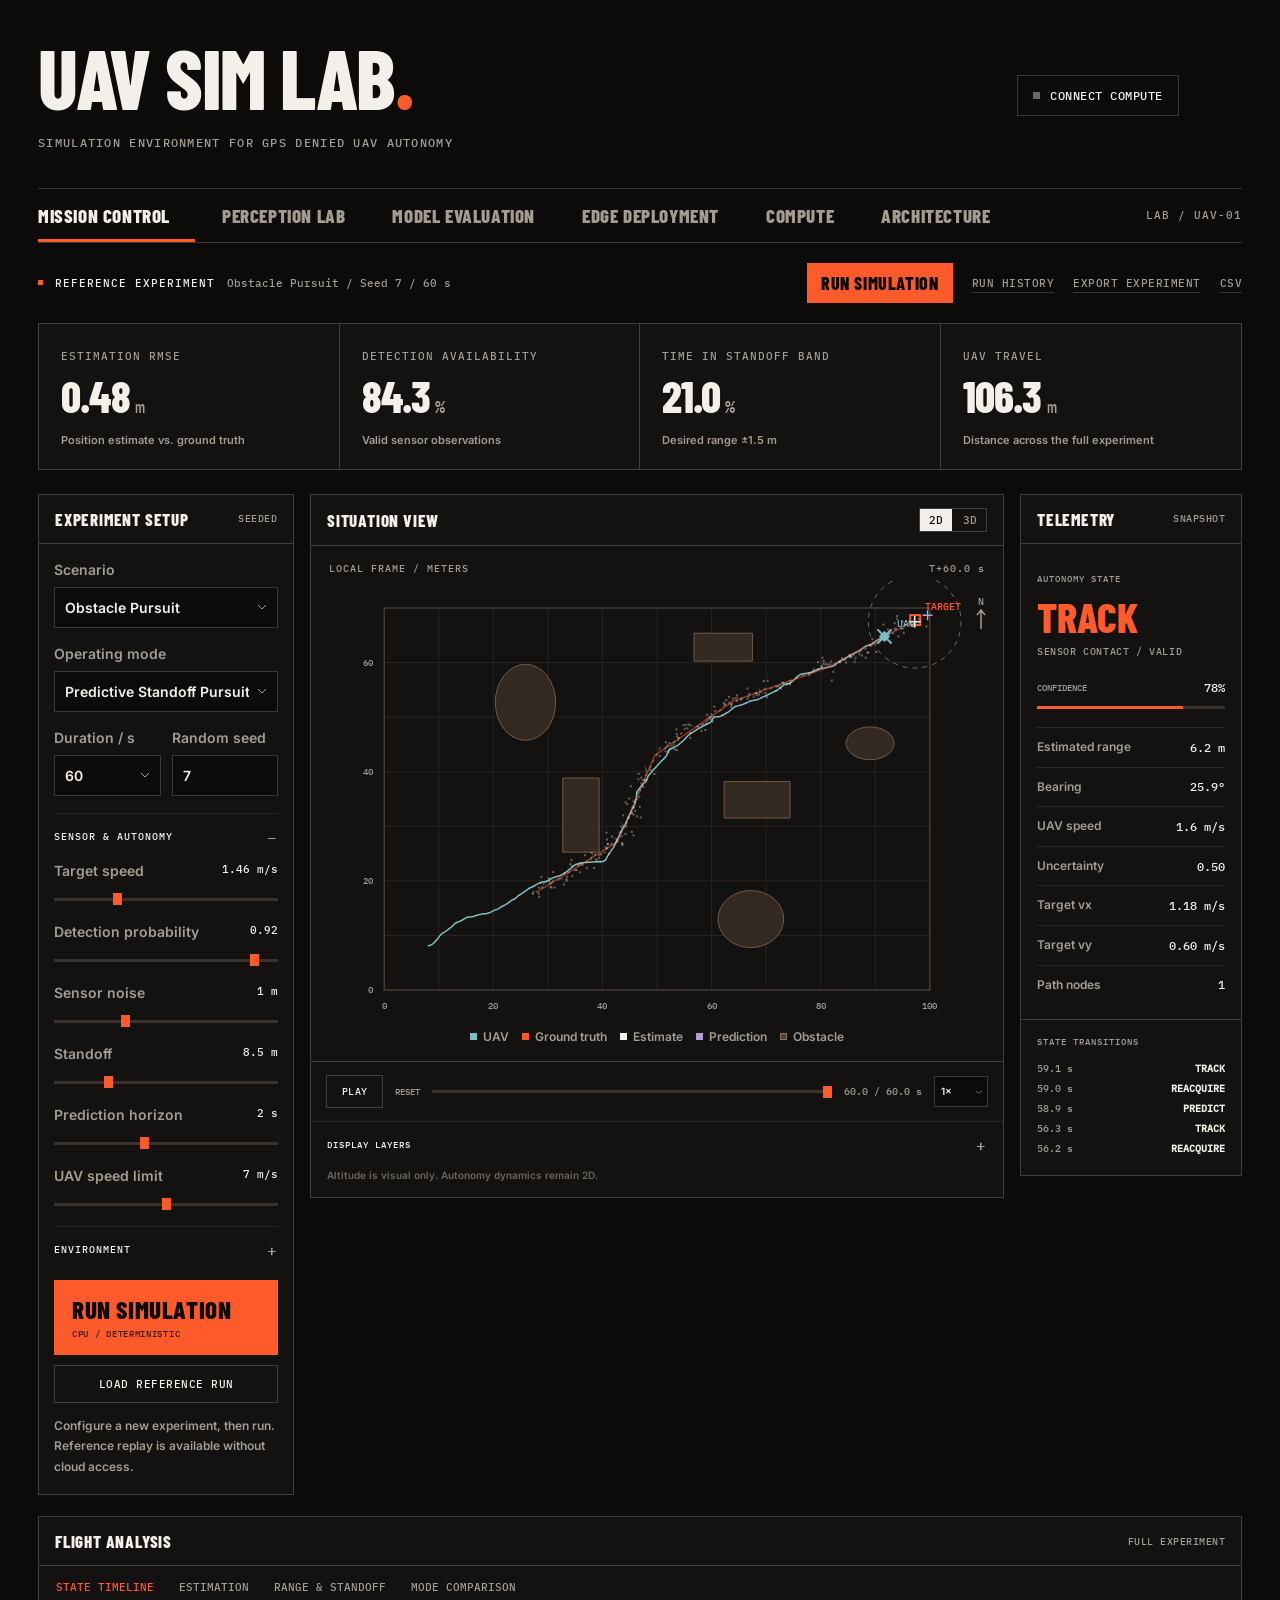
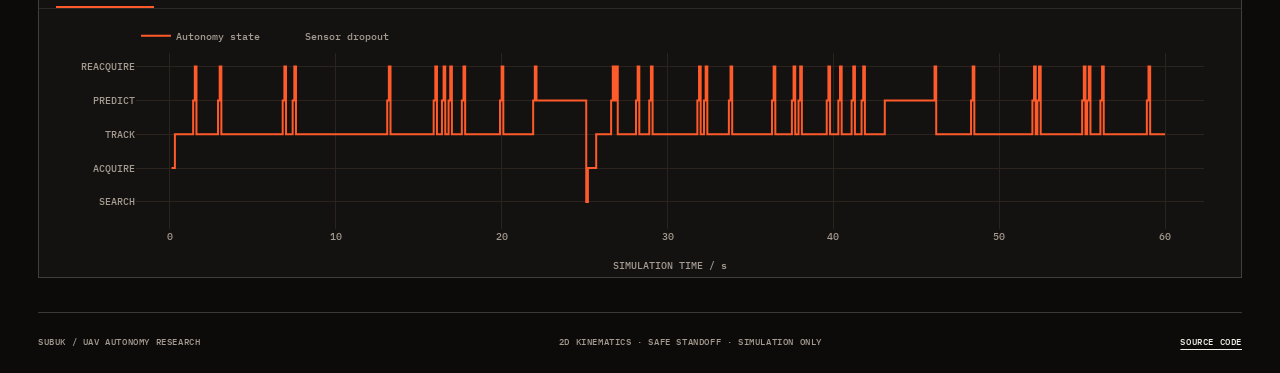
<file: site/uav-sim-lab/index.html>
<!doctype html>
<html lang="en">
<head>
  <meta charset="utf-8">
  <meta name="viewport" content="width=device-width,initial-scale=1">
  <meta name="theme-color" content="#0d0b09">
  <meta name="description" content="GPS-denied UAV autonomy research. Configure reproducible simulations, inspect state estimation, and run on-demand GPU perception.">
  <title>UAV Sim Lab / Subuk</title>
  <link rel="stylesheet" href="./styles.css?v=20261125g">
  <script src="./config.js"></script>
  <script src="./vendor/plotly.min.js" defer></script>
  <script type="module" src="./app.js?v=20261125f"></script>
</head>
<body>
  <a class="skip-link" href="#workspace">Skip to workspace</a>
  <div class="site-wrap">
    <section class="intro" aria-label="Laboratory introduction">
      <div><h1>UAV SIM LAB<span>.</span></h1><p class="intro-subtitle">SIMULATION ENVIRONMENT FOR GPS DENIED UAV AUTONOMY</p></div>
      <div class="compute-slot" aria-live="polite">
        <section class="hardware-stamp" id="compute-source" aria-label="Connected perception compute" hidden>
          <span>PERCEPTION COMPUTE</span><strong id="compute-gpu"></strong><span id="compute-vram"></span>
          <button class="source-disconnect" id="header-disconnect-button" type="button" aria-label="Disconnect compute" title="Disconnect compute"><svg viewBox="0 0 16 16" aria-hidden="true"><path d="m3 3 10 10M13 3 3 13"/></svg></button>
        </section>
        <button class="connect-button" id="connect-button" type="button"><span class="status-square" aria-hidden="true"></span><span>CONNECT COMPUTE</span></button>
      </div>
    </section>

    <nav class="workspace-nav" aria-label="Lab workspaces">
      <button class="active" data-view="mission" aria-current="page">MISSION CONTROL</button>
      <button data-view="perception">PERCEPTION LAB</button>
      <button data-view="evaluation">MODEL EVALUATION</button>
      <button data-view="edge">EDGE DEPLOYMENT</button>
      <button data-view="deployment">COMPUTE</button>
      <button data-view="architecture">ARCHITECTURE</button>
      <span class="nav-context">LAB / UAV-01</span>
    </nav>

    <main id="workspace">
      <div class="notice" id="notice" role="status" hidden></div>
      <section class="workspace-view" id="view-mission" aria-label="Mission control">
        <div class="experiment-bar"><div><span class="small-square"></span><strong id="run-source">REFERENCE EXPERIMENT</strong><span id="run-summary">Obstacle Pursuit / Seed 7 / 60 s</span></div><div class="bar-actions"><button form="mission-form" type="submit" id="run-top" class="primary launch-button">RUN SIMULATION</button><button id="history-button" class="text-button">RUN HISTORY</button><button id="export-json" class="text-button">EXPORT EXPERIMENT</button><button id="export-csv" class="text-button">CSV</button></div></div>
        <div class="metrics-strip">
          <article><span>ESTIMATION RMSE</span><strong id="metric-error">—</strong><small>Position estimate vs. ground truth</small></article>
          <article><span>DETECTION AVAILABILITY</span><strong id="metric-availability">—</strong><small>Valid sensor observations</small></article>
          <article><span>TIME IN STANDOFF BAND</span><strong id="metric-standoff">—</strong><small>Desired range ±1.5 m</small></article>
          <article><span>UAV TRAVEL</span><strong id="metric-travel">—</strong><small>Distance across the full experiment</small></article>
        </div>

        <div class="mission-grid">
          <aside class="configuration panel">
            <div class="panel-heading"><h2>EXPERIMENT SETUP</h2><span>SEEDED</span></div>
            <form id="mission-form">
              <label>Scenario<select name="scenario"><option>Obstacle Pursuit</option><option>Basic Tracking</option><option>Occlusion Stress Test</option><option>Fast Target</option></select></label>
              <label>Operating mode<select name="mode"><option>Predictive Standoff Pursuit</option><option>GPS-Denied Follow</option></select></label>
              <div class="field-pair"><label>Duration / s<select name="duration"><option>30</option><option selected>60</option><option>90</option><option>120</option></select></label><label>Random seed<input name="seed" type="number" min="0" max="999999" value="7" required></label></div>
              <details open><summary>SENSOR & AUTONOMY</summary>
                <label>Target speed <output>1.46 m/s</output><input name="target_speed" type="range" min="0.5" max="4" step="0.01" value="1.46" data-unit="m/s"></label>
                <label>Detection probability <output>0.92</output><input name="detection_probability" type="range" min="0.1" max="1" step="0.01" value="0.92"></label>
                <label>Sensor noise <output>1.0 m</output><input name="sensor_noise" type="range" min="0.1" max="3" step="0.1" value="1" data-unit="m"></label>
                <label>Standoff <output>8.5 m</output><input name="desired_standoff" type="range" min="5" max="20" step="0.5" value="8.5" data-unit="m"></label>
                <label>Prediction horizon <output>2 s</output><input name="prediction_horizon" type="range" min="0" max="5" step="0.25" value="2" data-unit="s"></label>
                <label>UAV speed limit <output>7 m/s</output><input name="uav_max_speed" type="range" min="2" max="12" step="0.5" value="7" data-unit="m/s"></label>
              </details>
              <details><summary>ENVIRONMENT</summary>
                <div class="field-pair"><label>Width / m<input name="width" type="number" min="60" max="180" value="100"></label><label>Depth / m<input name="height" type="number" min="45" max="140" value="70"></label></div>
                <label class="check"><input name="randomize_obstacles" type="checkbox" checked>Randomized obstacles</label>
                <div class="field-pair"><label>Obstacle count<input name="obstacle_count" type="number" min="0" max="14" value="6"></label><label>Obstacle seed<input name="obstacle_seed" type="number" min="0" max="999999" value="21"></label></div>
                <div class="field-pair"><label>Min. size / m<input name="obstacle_min_size" type="number" min="3" max="25" value="5"></label><label>Max. size / m<input name="obstacle_max_size" type="number" min="3" max="25" value="14"></label></div>
                <label>Max. obstacle height / m<input name="obstacle_max_height" type="number" min="5" max="35" value="18"></label>
                <div class="field-pair"><label>UAV display / m<input name="uav_altitude" type="number" min="3" max="30" value="12"></label><label>Target display / m<input name="target_altitude" type="number" min="0.5" max="20" step="0.5" value="2"></label></div>
              </details>
              <button class="primary run-button" type="submit" id="run-button">RUN SIMULATION<span>CPU / DETERMINISTIC</span></button>
              <button type="button" class="outline full-width" id="reference-button">LOAD REFERENCE RUN</button>
              <p class="form-note">Configure a new experiment, then run. Reference replay is available without cloud access.</p>
            </form>
          </aside>

          <section class="situation panel" aria-label="Simulation replay">
            <div class="panel-heading"><h2>SITUATION VIEW</h2><div class="view-switch" role="group" aria-label="Scene dimension"><button class="active" id="mode-2d" aria-pressed="true">2D</button><button id="mode-3d" aria-pressed="false">3D</button></div></div>
            <div class="scene-meta"><span>LOCAL FRAME / METERS</span><span id="scene-time">T+060.0 s</span></div>
            <div class="scene-stage"><canvas id="mission-canvas" aria-label="Top-down replay of UAV, target, estimates, and obstacles"></canvas><div id="scene-3d" hidden aria-label="Interactive three-dimensional simulation"></div><div class="scene-loading" id="scene-loading">LOADING EXPERIMENT</div></div>
            <div class="scene-legend"><span><i class="legend-uav"></i>UAV</span><span><i class="legend-target"></i>Ground truth</span><span><i class="legend-estimate"></i>Estimate</span><span><i class="legend-prediction"></i>Prediction</span><span><i class="legend-obstacle"></i>Obstacle</span></div>
            <div class="playback"><button id="play-button" class="outline">PLAY</button><button id="rewind-button" class="icon-button" aria-label="Return to beginning">RESET</button><input id="replay-seek" type="range" min="0" max="599" value="599" aria-label="Replay position"><span id="replay-clock">60.0 / 60.0 s</span><select id="replay-speed" aria-label="Playback speed"><option value="1">1×</option><option value="2">2×</option><option value="4">4×</option></select></div>
            <details class="display-options"><summary>DISPLAY LAYERS</summary><div><label class="check"><input type="checkbox" data-layer="truth" checked>Ground truth</label><label class="check"><input type="checkbox" data-layer="detections" checked>Detections</label><label class="check"><input type="checkbox" data-layer="estimate" checked>Estimate</label><label class="check"><input type="checkbox" data-layer="prediction" checked>Prediction</label><label class="check"><input type="checkbox" data-layer="trails" checked>Trails</label><label class="check"><input type="checkbox" data-layer="standoff" checked>Standoff band</label><label class="check"><input type="checkbox" data-layer="path" checked>Final A* path</label></div></details>
            <p class="scene-footnote">Altitude is visual only. Autonomy dynamics remain 2D.</p>
          </section>

          <aside class="telemetry panel" aria-label="Selected frame telemetry">
            <div class="panel-heading"><h2>TELEMETRY</h2><span>SNAPSHOT</span></div>
            <div class="state-block"><span>AUTONOMY STATE</span><strong id="telemetry-state">—</strong><p id="telemetry-contact">—</p></div>
            <div class="confidence-block"><div><span>CONFIDENCE</span><strong id="telemetry-confidence">—</strong></div><div class="confidence-track"><span id="confidence-fill"></span></div></div>
            <dl class="telemetry-values"><div><dt>Estimated range</dt><dd id="telemetry-range">—</dd></div><div><dt>Bearing</dt><dd id="telemetry-bearing">—</dd></div><div><dt>UAV speed</dt><dd id="telemetry-speed">—</dd></div><div><dt>Uncertainty</dt><dd id="telemetry-uncertainty">—</dd></div><div><dt>Target vx</dt><dd id="telemetry-vx">—</dd></div><div><dt>Target vy</dt><dd id="telemetry-vy">—</dd></div><div><dt>Path nodes</dt><dd id="telemetry-nodes">—</dd></div></dl>
            <div class="event-section"><h3>STATE TRANSITIONS</h3><ol id="event-log"></ol></div>
          </aside>
        </div>

        <section class="analysis panel"><div class="panel-heading"><h2>FLIGHT ANALYSIS</h2><span>FULL EXPERIMENT</span></div><div class="analysis-nav" role="group" aria-label="Analysis chart"><button data-analysis="timeline" class="active">STATE TIMELINE</button><button data-analysis="tracking">ESTIMATION</button><button data-analysis="navigation">RANGE & STANDOFF</button><button data-analysis="comparison">MODE COMPARISON</button></div><div id="analysis-chart" aria-label="Simulation analysis chart"></div><div id="comparison-panel" hidden><p>Run both operating modes with identical environment, sensor settings, and random seeds.</p><button id="compare-button" class="outline">RUN CONTROLLED COMPARISON</button><div id="comparison-results"></div></div></section>
      </section>

      <section class="workspace-view" id="view-perception" hidden aria-label="Perception lab">
        <div class="section-intro"><p class="eyebrow">IMAGE-SPACE OBSERVATIONS</p><h2>SEE. DETECT. ESTIMATE<span>.</span></h2><p>Run the UAV detector on an image or clip. GPU inference starts only when you submit media.</p></div>
        <div class="perception-grid"><form id="perception-form" class="panel media-controls"><div class="panel-heading"><h3>INFERENCE SETUP</h3><span>L40S</span></div><label>Detector model<select id="model-select" name="model_id" required><option value="">Connect compute to select a model</option></select></label><div class="field-pair"><label>Confidence<input name="confidence" type="number" min="0.05" max="0.95" step="0.05" value="0.25"></label><label>IoU<input name="iou" type="number" min="0.1" max="0.9" step="0.05" value="0.55"></label></div><label>Resolution<select name="resolution"><option>320</option><option>480</option><option selected>640</option><option>960</option></select></label><label class="check"><input name="tracking" type="checkbox" checked>ByteTrack for video</label><details><summary>CAMERA CALIBRATION</summary><p class="form-note">Use calibrated intrinsics for meaningful azimuth and elevation.</p><div class="field-pair"><label>fx<input name="fx" type="number" min="1" value="640"></label><label>fy<input name="fy" type="number" min="1" value="640"></label><label>cx<input name="cx" type="number" min="0" value="320"></label><label>cy<input name="cy" type="number" min="0" value="320"></label></div></details><label class="upload-zone" for="media-file"><svg viewBox="0 0 32 32" aria-hidden="true"><path d="M16 22V4m-7 7 7-7 7 7M4 21v7h24v-7"/></svg><strong>CHOOSE IMAGE OR VIDEO</strong><span id="upload-name">JPG, PNG, WEBP, MP4, MOV, AVI · 200 MB max.</span><input id="media-file" name="file" type="file" accept=".jpg,.jpeg,.png,.webp,.mp4,.mov,.avi" required></label><button type="submit" class="primary full-width" id="perception-button">RUN PERCEPTION</button></form><div class="panel perception-output"><div class="panel-heading"><h3>DETECTOR OUTPUT</h3><span>MONOCULAR / BEARING ONLY</span></div><div id="perception-empty" class="empty-state"><span class="crosshair-glyph">⌖</span><h3>AWAITING SENSOR INPUT</h3><p>Choose a model and upload media.<br>Measured results will appear here.</p></div><img id="perception-preview" alt="Annotated detector output" hidden><div id="perception-metrics" class="result-metrics" hidden></div><p class="form-note">Monocular detection provides bearing, not metric range. Videos process up to 300 frames; the final annotated frame is shown.</p></div></div><div class="panel results-table" id="perception-table" hidden></div>
      </section>

      <section class="workspace-view" id="view-evaluation" hidden aria-label="Model evaluation"><div class="section-intro"><p class="eyebrow">EVIDENCE BEFORE CLAIMS</p><h2>MEASURE WHAT MATTERS<span>.</span></h2><p>Accuracy metrics are loaded from actual labeled model evaluations.</p></div><div id="evaluation-content" class="panel empty-state"><h3>NO EVALUATION LOADED</h3><p>Connect compute to load stored evaluations. Metrics remain unmeasured until validation has been run.</p><button class="outline" data-connect>CONNECT COMPUTE</button></div></section>

      <section class="workspace-view" id="view-edge" hidden aria-label="Edge deployment">
        <div class="section-intro"><p class="eyebrow">MODEL EXPORT / HARDWARE TARGETS</p><h2>EDGE DEPLOYMENT<span>.</span></h2><p>Inspect trained model artifacts and select a deployment target. Additional hardware is listed for selection; its packaging integration will be added later.</p></div>
        <div class="edge-grid">
          <section class="panel edge-target-panel">
            <div class="panel-heading"><h3>TARGET HARDWARE</h3></div>
            <div class="edge-target-fields">
              <label>Deployment target<select id="edge-target">
                <optgroup label="NVIDIA Jetson">
                  <option value="jetson-nano">NVIDIA Jetson Nano</option>
                  <option value="jetson-orin">NVIDIA Jetson Orin</option>
                  <option value="jetson-orin-nx" selected>NVIDIA Jetson Orin NX 16 GB</option>
                  <option value="jetson-agx-orin-industrial">NVIDIA Jetson AGX Orin Industrial</option>
                </optgroup>
                <optgroup label="Raspberry Pi">
                  <option value="raspberry-pi-5">Raspberry Pi 5</option>
                  <option value="raspberry-pi-cm4">Raspberry Pi Compute Module 4 (CM4)</option>
                  <option value="raspberry-pi-cm5">Raspberry Pi Compute Module 5 (CM5)</option>
                </optgroup>
                <optgroup label="Qualcomm Dragonwing">
                  <option value="qualcomm-qrb5156">Qualcomm Dragonwing QRB5156</option>
                  <option value="qualcomm-qc-s8550">Qualcomm Dragonwing QC S8550</option>
                </optgroup>
                <optgroup label="Vision accelerators">
                  <option value="hailo-8">Hailo-8 / NPU modules</option>
                  <option value="luxonis-oak">Luxonis OAK</option>
                  <option value="google-coral">Google Coral</option>
                </optgroup>
                <optgroup label="AMD Xilinx">
                  <option value="versal-vc1902">AMD Xilinx Versal AI Core VC1902</option>
                </optgroup>
              </select></label>
              <p class="form-note" id="edge-target-note">Existing ONNX / TensorRT command-line workflow.</p>
            </div>
          </section>
          <section class="panel edge-artifacts-panel">
            <div class="panel-heading"><h3>MODEL ARTIFACTS</h3><span>LAB INVENTORY</span></div>
            <div id="edge-artifacts"><div class="edge-empty"><p>Connect compute to inspect PyTorch, ONNX, and TensorRT artifacts.</p><button class="outline" data-connect>CONNECT COMPUTE</button></div></div>
          </section>
        </div>
        <section class="panel edge-benchmark-panel"><div class="panel-heading"><h3>TARGET BENCHMARK</h3><span>STORED REPORT</span></div><div id="edge-benchmark"><div class="edge-empty"><h3>NO BENCHMARK LOADED</h3><p>Connect compute to inspect stored device measurements.</p></div></div></section>
        <section class="panel edge-workflow">
          <div class="panel-heading"><h3>COMMAND-LINE WORKFLOW</h3><span>EXISTING TOOLS</span></div>
          <div class="edge-command"><p>Export portable ONNX on your workstation</p><pre><code>python -m deployment.jetson_orin_nx.export_onnx --model path/to/best.pt --imgsz 640 --device cpu</code></pre></div>
          <div id="edge-jetson-commands">
            <div class="edge-command"><p>Build TensorRT on the Jetson Orin NX</p><pre><code>python -m deployment.jetson_orin_nx.build_tensorrt --model best.onnx --precision fp16</code></pre></div>
            <div class="edge-command"><p>Benchmark on the target device</p><pre><code>python -m deployment.jetson_orin_nx.benchmark --model artifacts/edge/jetson_orin_nx/model_fp16.engine --source validation.mp4</code></pre></div>
            <p class="form-note edge-workflow-note">Build TensorRT engines on the target device. INT8 needs representative calibration data and accuracy validation. Stored benchmark reports appear above after syncing them to lab compute.</p>
          </div>
        </section>
      </section>

      <section class="workspace-view" id="view-deployment" hidden aria-label="Compute runtime"><div class="section-intro"><p class="eyebrow">STATIC INTERFACE / ELASTIC COMPUTE</p><h2>THE RIGHT COMPUTE<span>.</span></h2><p>The interface runs on GitHub Pages. Simulation uses CPU; image and video inference use an on-demand NVIDIA L40S.</p></div><div class="compute-grid"><article class="panel compute-card"><span class="eyebrow">INTERFACE</span><h3>GITHUB PAGES</h3><p>Static HTML, CSS, and JavaScript.<br>Your workspace lives at /uav-sim-lab/.</p><strong>NO GPU REQUIRED</strong></article><article class="panel compute-card"><span class="eyebrow">SIMULATION</span><h3>CPU RUNTIME</h3><p>Validated Python requests.<br>Kalman estimation, FSM, and A* planning.</p><strong>REPRODUCIBLE / SEEDED</strong></article><article class="panel compute-card"><span class="eyebrow">PERCEPTION</span><h3>NVIDIA L40S</h3><p>48 GB VRAM. CUDA inference.<br>Allocated only for submitted media.</p><strong>SCALES TO ZERO</strong></article></div><div class="panel runtime-details"><div class="panel-heading"><h3>RUNTIME CONNECTION</h3><span id="runtime-state">DISCONNECTED</span></div><p id="runtime-details">Connect using your lab access code to inspect the backend.</p><button class="outline" data-connect>CONNECT COMPUTE</button><button id="disconnect-button" class="text-button">DISCONNECT</button></div></section>

      <section class="workspace-view" id="view-architecture" hidden aria-label="System architecture"><div class="section-intro"><p class="eyebrow">A CLEAR SEPARATION OF EVIDENCE</p><h2>FROM SENSING TO ACTION<span>.</span></h2><p>Ground truth stays inside simulator generation, visualization, and evaluation. The autonomy stack consumes observations and estimated state.</p></div><div class="architecture-grid"><article class="panel"><h3>METRIC SIMULATION</h3><ol><li>Seeded world & target motion</li><li>Noisy relative observations</li><li>Constant-velocity Kalman filter</li><li>Confidence-aware autonomy FSM</li><li>Predictive standoff goal</li><li>Inflated-grid A* navigation</li><li>Velocity controller & vehicle</li></ol></article><article class="panel"><h3>REAL PERCEPTION</h3><ol><li>Uploaded camera image or clip</li><li>Custom YOLO on NVIDIA L40S</li><li>Bounding boxes & confidence</li><li>Optional ByteTrack identities</li><li>Calibrated camera intrinsics</li><li>Azimuth & elevation</li><li>Empirical reliability profiles</li></ol></article></div><p class="boundary-note">Bounding-box pixels are never treated as metric world coordinates. This lab uses 2D kinematics and does not control real aircraft.</p></section>
    </main>

    <footer><span>SUBUK / UAV AUTONOMY RESEARCH</span><span>2D KINEMATICS · SAFE STANDOFF · SIMULATION ONLY</span><a id="source-link" href="https://github.com/subuktageen-farooqi/gps-denied-uav-autonomy-lab" target="_blank" rel="noreferrer">SOURCE CODE</a></footer>
  </div>

  <dialog id="connect-dialog"><form id="connect-form"><button type="button" class="dialog-close" data-close aria-label="Close connection dialog">×</button><p class="eyebrow">LAB COMPUTE ACCESS</p><h2>CONNECT YOUR LAB<span>.</span></h2><p>The reference replay works offline. Connect to run new experiments, access saved runs, and use GPU perception.</p><label>Lab access code<input id="access-code" type="password" autocomplete="off" required placeholder="Enter your lab access code"></label><p class="form-note">The existing code is stored in your local .env.modal file. It stays in this browser tab and is sent only to the lab API.</p><p id="connect-error" class="error-text" role="alert"></p><button type="submit" id="connect-submit" class="primary full-width">CONNECT COMPUTE</button></form></dialog>
  <dialog id="history-dialog"><button class="dialog-close" data-close aria-label="Close run history">×</button><p class="eyebrow">PERSISTENT EXPERIMENTS</p><h2>RUN HISTORY<span>.</span></h2><div id="history-content"></div></dialog>
</body>
</html>
</file>
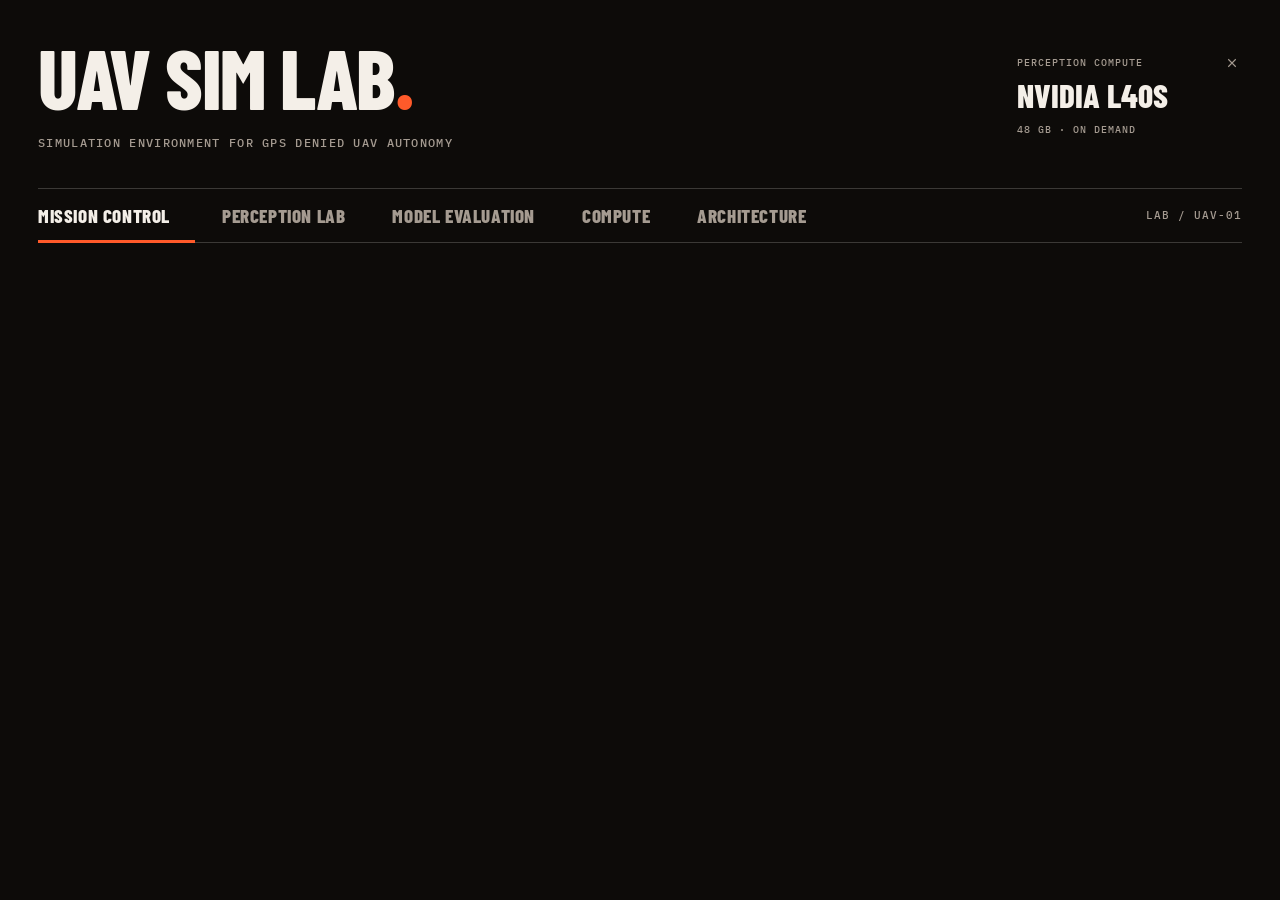
<file: docs/mockups/header-preview-v3.html>
<!doctype html>
<html lang="en">
<head>
  <meta charset="utf-8">
  <meta name="viewport" content="width=device-width,initial-scale=1">
  <meta name="color-scheme" content="dark">
  <title>UAV Sim Lab — header mockup</title>
  <style>
    @font-face{font-family:Barlow Condensed;src:url('../../site/uav-sim-lab/assets/barlow-condensed.ttf') format('truetype');font-weight:600 900;font-display:swap}
    @font-face{font-family:Inter;src:url('../../site/uav-sim-lab/assets/inter.ttf') format('truetype');font-weight:400 700;font-display:swap}
    @font-face{font-family:IBM Plex Mono;src:url('../../site/uav-sim-lab/assets/ibm-plex-mono.ttf') format('truetype');font-weight:400 500;font-display:swap}
    :root{color-scheme:dark;--bg:#0d0b09;--ink:#f4efe8;--muted:#a59b91;--faint:#6e655c;--orange:#ff5a2a;--rule:#f4efe833;--display:'Barlow Condensed','Arial Narrow',Impact,sans-serif;--body:Inter,Arial,sans-serif;--mono:'IBM Plex Mono',Consolas,monospace}
    *,*::before,*::after{box-sizing:border-box;border-radius:0}
    [hidden]{display:none!important}
    body{margin:0;background:var(--bg);color:var(--ink);font:16px/1.55 var(--body);-webkit-font-smoothing:antialiased}
    button{border:0;background:none;color:inherit;font:inherit;cursor:pointer}
    button:hover{color:var(--orange)}
    button:focus-visible{outline:2px solid var(--orange);outline-offset:5px}
    .header-preview{max-width:1800px;margin:auto;padding:0 38px 24px}
    .intro{display:grid;grid-template-columns:minmax(0,1fr) 225px;gap:48px;align-items:center;padding:38px 0 34px}
    h1{font:800 clamp(64px,6.5vw,116px)/.94 var(--display);letter-spacing:-1.5px;margin:0;white-space:nowrap}
    h1 span{color:var(--orange)}
    .subtitle{font:400 12px/1.7 var(--mono);letter-spacing:1.3px;text-transform:uppercase;color:var(--muted);margin:17px 0 0}
    .compute-slot{min-height:89px;display:flex;align-items:center}
    .compute-card{position:relative;width:100%;padding-right:35px;display:flex;flex-direction:column;gap:5px}
    .compute-card>span{font:10px/1.7 var(--mono);letter-spacing:1px;color:var(--muted)}
    .compute-card strong{font:700 33px/1.2 var(--display);white-space:nowrap}
    .disconnect{position:absolute;right:-5px;top:-6px;width:30px;height:30px;padding:7px;display:grid;place-items:center;color:var(--muted)}
    .disconnect svg{width:12px;height:12px;stroke:currentColor;stroke-width:1.5;fill:none}
    .connect{display:flex;align-items:center;gap:10px;border:1px solid var(--rule);padding:12px 15px;font:12px var(--mono);letter-spacing:.5px;white-space:nowrap}
    .status-square{width:7px;height:7px;display:inline-block;background:var(--faint);flex-shrink:0}
    .workspace-nav{display:flex;align-items:stretch;gap:7px;border-top:1px solid var(--rule);border-bottom:1px solid var(--rule)}
    .workspace-nav button{position:relative;padding:15px 20px;font:700 19px var(--display);letter-spacing:.6px;color:var(--muted);white-space:nowrap}
    .workspace-nav button:first-child{padding-left:0;padding-right:25px}
    .workspace-nav button.active{color:var(--ink)}
    .workspace-nav button.active::after{content:'';position:absolute;left:0;right:0;bottom:-1px;height:3px;background:var(--orange)}
    .nav-context{margin-left:auto;display:flex;align-items:center;font:11px var(--mono);letter-spacing:1px;color:var(--muted);white-space:nowrap}
    .sr-only{position:absolute;width:1px;height:1px;padding:0;margin:-1px;overflow:hidden;clip-path:inset(50%);white-space:nowrap}
    @media(max-width:1000px){.header-preview{padding:0 24px 24px}.intro{grid-template-columns:minmax(0,1fr) 195px;gap:25px}.workspace-nav{gap:0;overflow-x:auto}.workspace-nav button{font-size:17px;padding:14px}.nav-context{display:none}}
    @media(max-width:800px){.connect{font-size:9px;padding:11px 10px;gap:7px}}
    @media(max-width:650px){.header-preview{padding:0 18px 20px}.intro{grid-template-columns:1fr;padding:28px 0 22px;gap:23px}h1{font-size:clamp(58px,15.5vw,86px)}.subtitle{margin-top:13px;max-width:330px}.compute-slot{min-height:77px;max-width:235px}.compute-card strong{font-size:30px}.compute-card>span{font-size:9px}.workspace-nav button{font-size:16px;padding:13px 16px}}
  </style>
</head>
<body>
  <main class="header-preview" aria-label="Proposed page header">
    <header class="intro">
      <div>
        <h1>UAV SIM LAB<span>.</span></h1>
        <p class="subtitle">SIMULATION ENVIRONMENT FOR GPS DENIED UAV AUTONOMY</p>
      </div>
      <div class="compute-slot" aria-live="polite">
        <section class="compute-card" id="compute-card" aria-label="Connected compute source — mockup">
          <span>PERCEPTION COMPUTE</span>
          <strong id="gpu-name">NVIDIA L40S</strong>
          <span id="gpu-memory">48 GB · ON DEMAND</span>
          <button class="disconnect" id="disconnect" type="button" aria-label="Disconnect compute (preview)">
            <svg viewBox="0 0 16 16" aria-hidden="true"><path d="m3 3 10 10M13 3 3 13"/></svg>
          </button>
        </section>
        <button class="connect" id="connect" type="button" aria-label="Connect compute (preview)" hidden>
          <span class="status-square" aria-hidden="true"></span>
          <span>CONNECT COMPUTE</span>
        </button>
      </div>
    </header>
    <nav class="workspace-nav" aria-label="Lab workspaces">
      <button class="active" type="button" aria-current="page">MISSION CONTROL</button>
      <button type="button">PERCEPTION LAB</button>
      <button type="button">MODEL EVALUATION</button>
      <button type="button">COMPUTE</button>
      <button type="button">ARCHITECTURE</button>
      <span class="nav-context">LAB / UAV-01</span>
    </nav>
    <p class="sr-only">Visual mockup only. The connection controls demonstrate the proposed states without contacting a compute source.</p>
  </main>
  <script>
    const card = document.getElementById('compute-card');
    const connect = document.getElementById('connect');
    const disconnect = document.getElementById('disconnect');
    function setConnected(connected) {
      card.hidden = !connected;
      connect.hidden = connected;
    }
    disconnect.addEventListener('click', () => {setConnected(false); connect.focus();});
    connect.addEventListener('click', () => {setConnected(true); disconnect.focus();});
    setConnected(location.hash !== '#disconnected');
  </script>
</body>
</html>
</file>
<file: site/uav-sim-lab/styles.css>
@font-face{font-family:Barlow Condensed;src:url('./assets/barlow-condensed.ttf') format('truetype');font-weight:600 900;font-display:swap}
@font-face{font-family:Inter;src:url('./assets/inter.ttf') format('truetype');font-weight:400 700;font-display:swap}
@font-face{font-family:IBM Plex Mono;src:url('./assets/ibm-plex-mono.ttf') format('truetype');font-weight:400 500;font-display:swap}
:root{color-scheme:dark;--bg:#0d0b09;--raised:#141210;--card:#1a1714;--ink:#f4efe8;--muted:#a59b91;--faint:#6e655c;--border:#f4efe81a;--strong:#f4efe833;--orange:#ff5a2a;--cyan:#7bbec6;--purple:#b2a0d4;--mono:'IBM Plex Mono',Consolas,monospace;--display:'Barlow Condensed','Arial Narrow',Impact,sans-serif;--body:Inter,Arial,sans-serif}
*,*::before,*::after{box-sizing:border-box;border-radius:0!important}
[hidden]{display:none!important}
html{scroll-behavior:smooth}
body{margin:0;background:var(--bg);color:var(--ink);font:16px/1.55 var(--body);-webkit-font-smoothing:antialiased}
button,input,select,textarea{font:inherit;color:inherit}
button,a,input,select,summary{-webkit-tap-highlight-color:transparent}
button{cursor:pointer;border:0;background:none;transition:background .15s,color .15s,border-color .15s}
button:disabled{cursor:wait;opacity:.55}
button:focus-visible,a:focus-visible,input:focus-visible,select:focus-visible,summary:focus-visible{outline:2px solid var(--orange);outline-offset:4px}
a{color:inherit;text-decoration:none}
button:hover:not(:disabled){color:var(--orange)}
button.primary:hover:not(:disabled){background:#ff774f;color:var(--bg)}
p,h1,h2,h3,dl{margin:0}
.site-wrap{max-width:1800px;margin:auto;padding:0 38px}
.connect-button{display:flex;align-items:center;gap:10px;border:1px solid var(--strong);padding:12px 15px;font:12px var(--mono);letter-spacing:.5px;white-space:nowrap}
.status-square,.small-square{width:7px;height:7px;display:inline-block;background:var(--faint);flex-shrink:0}
.intro{display:grid;grid-template-columns:minmax(0,1fr) 225px;gap:48px;align-items:center;padding:38px 0 34px}
.eyebrow{font:11px/1.7 var(--mono);letter-spacing:2px;color:var(--muted)}
h1{font:800 clamp(64px,6.5vw,116px)/.94 var(--display);letter-spacing:-1.5px;margin:0;white-space:nowrap}
h1 span,.section-intro h2 span,dialog h2 span{color:var(--orange)}
.intro-subtitle{font:400 12px/1.7 var(--mono);letter-spacing:1.3px;text-transform:uppercase;color:var(--muted);margin:17px 0 0}
.compute-slot{min-height:89px;display:flex;align-items:center}
.hardware-stamp{position:relative;width:100%;padding-right:35px;display:flex;flex-direction:column;gap:5px}
.hardware-stamp>span{font:10px/1.7 var(--mono);color:var(--muted);letter-spacing:1px}
.hardware-stamp strong{font:700 33px/1.2 var(--display);white-space:nowrap}
.source-disconnect{position:absolute;right:-5px;top:-6px;width:30px;height:30px;padding:7px;display:grid;place-items:center;color:var(--muted)}
.source-disconnect svg{width:12px;height:12px;stroke:currentColor;stroke-width:1.5;fill:none}
.workspace-nav{display:flex;border-top:1px solid var(--strong);border-bottom:1px solid var(--strong);align-items:stretch;gap:7px;overflow-x:auto;overflow-y:hidden;scrollbar-width:none}
.workspace-nav::-webkit-scrollbar{display:none;width:0;height:0}
.workspace-nav button{position:relative;padding:15px 20px;font:700 19px var(--display);letter-spacing:.6px;color:var(--muted);white-space:nowrap}
.workspace-nav button:first-child{padding-left:0;padding-right:25px}
.workspace-nav button.active{color:var(--ink)}
.workspace-nav button.active:after{content:'';position:absolute;height:3px;background:var(--orange);left:0;right:0;bottom:0}
.nav-context{margin-left:auto;padding-left:16px;display:flex;align-items:center;flex-shrink:0;font:11px var(--mono);letter-spacing:1px;color:var(--muted);white-space:nowrap}
.experiment-bar{display:flex;align-items:center;justify-content:space-between;gap:20px;padding:20px 0;font:11px var(--mono);color:var(--muted);flex-wrap:wrap}
.experiment-bar>div{display:flex;align-items:center;gap:12px;flex-wrap:wrap}
.experiment-bar strong{color:var(--ink);font-weight:400;font-size:11px;letter-spacing:1px}
.small-square{background:var(--orange);width:5px;height:5px}
.bar-actions{gap:19px!important}
.text-button{font:11px var(--mono);padding:4px 0;letter-spacing:.5px;text-decoration:underline;text-underline-offset:5px;text-decoration-color:var(--strong)}
.metrics-strip{display:grid;grid-template-columns:repeat(4,1fr);margin-bottom:24px;border:1px solid var(--strong);background:var(--raised)}
.metrics-strip article{padding:18px 22px;border-right:1px solid var(--strong)}
.metrics-strip article:last-child{border-right:0}
.metrics-strip article>span{font:10px/1.5 var(--mono);letter-spacing:1px;color:var(--muted)}
.metrics-strip strong{display:block;font:700 44px/1.35 var(--display);letter-spacing:-.8px}
.metrics-strip strong em{font:400 17px var(--mono);font-style:normal;color:var(--muted);margin-left:5px}
.metrics-strip small{color:var(--muted);font-size:11px;line-height:1.5}
.mission-grid{display:grid;grid-template-columns:256px minmax(0,1fr) 222px;gap:16px;align-items:start}
.panel{border:1px solid var(--strong);background:var(--raised);min-width:0}
.panel-heading{min-height:49px;padding:13px 16px;display:flex;align-items:center;justify-content:space-between;gap:8px;border-bottom:1px solid var(--strong)}
.panel-heading h2,.panel-heading h3{font:700 17px var(--display);letter-spacing:.8px;white-space:nowrap}
.panel-heading>span{font:9px var(--mono);letter-spacing:.5px;color:var(--muted)}
.configuration form{padding:15px 15px 17px}
label{display:block;color:var(--muted);font-size:12px;line-height:1.5;margin-bottom:15px}
select,input[type=number],input[type=password]{display:block;width:100%;background:var(--bg);border:1px solid var(--strong);padding:9px 10px;font-size:13px;color:var(--ink);margin-top:7px;min-width:0}
select{appearance:none;background-image:url("data:image/svg+xml,%3Csvg xmlns='http://www.w3.org/2000/svg' viewBox='0 0 10 6'%3E%3Cpath fill='none' stroke='%23a59b91' d='m1 1 4 4 4-4'/%3E%3C/svg%3E");background-repeat:no-repeat;background-position:right 10px center;background-size:10px;padding-right:28px}
select option{background:var(--bg);color:var(--ink)}
.field-pair{display:grid;grid-template-columns:1fr 1fr;gap:11px}
.field-pair label{min-width:0}
details{border-top:1px solid var(--border);margin-top:2px}
summary{font:10px/1.6 var(--mono);letter-spacing:1px;color:var(--ink);cursor:pointer;padding:13px 0;display:flex;align-items:center;justify-content:space-between;list-style:none}
summary::-webkit-details-marker{display:none}
summary:after{content:'+';font:16px var(--mono);color:var(--muted)}
details[open]>summary:after{content:'−'}
output{float:right;font:11px var(--mono);color:var(--ink);margin-top:2px}
input[type=range]{appearance:none;display:block;width:100%;height:3px;background:#3a322b;margin:17px 0 20px;cursor:pointer;accent-color:var(--orange)}
input[type=range]::-webkit-slider-thumb{appearance:none;width:9px;height:12px;background:var(--orange);border:0}
input[type=range]::-moz-range-thumb{width:9px;height:12px;background:var(--orange);border:0}
.primary{background:var(--orange);color:var(--bg);font:800 22px var(--display);letter-spacing:.6px;padding:14px 18px}
.launch-button{font-size:18px;padding:9px 14px;white-space:nowrap}
.run-button{width:100%;display:flex;align-items:flex-start;flex-direction:column;text-align:left;margin:7px 0 10px;font-size:25px}
.run-button span{font:9px/1.6 var(--mono);letter-spacing:.7px;margin-top:3px;opacity:.8}
.outline{border:1px solid var(--strong);background:transparent;padding:11px 15px;font:11px var(--mono);letter-spacing:.5px}
.full-width{width:100%}
.form-note{font-size:11px;color:var(--muted);line-height:1.7;margin-top:13px}
.check{display:flex;align-items:center;gap:9px;cursor:pointer;font-size:12px}
input[type=checkbox]{appearance:none;width:12px;height:12px;margin:0;background:var(--bg);border:1px solid var(--muted);flex-shrink:0}
input[type=checkbox]:checked{background:var(--orange);border-color:var(--orange);box-shadow:inset 0 0 0 2px var(--bg)}
.view-switch{display:flex;gap:2px;border:1px solid var(--strong)}
.view-switch button{padding:4px 9px;font:11px var(--mono);color:var(--muted)}
.view-switch button.active{background:var(--ink);color:var(--bg)}
.scene-meta{display:flex;justify-content:space-between;font:9px var(--mono);letter-spacing:1px;color:var(--muted);padding:16px 18px 5px}
.scene-stage{height:438px;position:relative;overflow:hidden;background:var(--raised)}
#mission-canvas,#scene-3d{display:block;width:100%;height:100%}
.scene-loading{position:absolute;inset:0;display:grid;place-items:center;background:var(--raised);font:12px var(--mono);letter-spacing:2px;color:var(--muted)}
.scene-legend{display:flex;justify-content:center;flex-wrap:wrap;gap:13px;padding:10px 12px 15px}
.scene-legend span{display:flex;align-items:center;gap:6px;font-size:10px;color:var(--muted)}
.scene-legend i{display:block;width:7px;height:7px;background:var(--ink)}
i.legend-uav{background:var(--cyan)}i.legend-target{background:var(--orange)}i.legend-prediction{background:var(--purple)}i.legend-obstacle{background:#514239;border:1px solid #8a7260}
.playback{display:flex;gap:12px;align-items:center;padding:13px 15px;border-top:1px solid var(--strong)}
.playback .outline{font-size:10px;padding:9px 10px;min-width:57px}
.icon-button{font:9px var(--mono);padding:5px 0;color:var(--muted)}
.playback input[type=range]{flex:1;min-width:30px;margin:0}
#replay-clock{font:10px var(--mono);white-space:nowrap;color:var(--muted)}
#replay-speed{width:54px;flex-shrink:0;font-size:10px;padding:7px 18px 7px 6px;margin:0;background-position:right 5px center;background-size:7px}
.display-options{padding:0 16px;margin:0}
.display-options summary{font-size:9px}
.display-options>div{display:flex;gap:12px;flex-wrap:wrap;padding:4px 0}
.display-options label{font-size:10px;margin-bottom:9px}
.scene-footnote{font-size:10px;color:var(--faint);padding:0 16px 13px}
.state-block{padding:20px 16px 13px}
.state-block>span{font:9px var(--mono);letter-spacing:1px;color:var(--muted)}
.state-block strong{font:700 42px/1.35 var(--display);display:block;color:var(--orange)}
.state-block p{font:10px var(--mono);letter-spacing:.6px;color:var(--muted)}
.confidence-block{margin:9px 16px 18px}
.confidence-block>div:first-child{display:flex;justify-content:space-between;align-items:center;font:9px var(--mono);color:var(--muted)}
.confidence-block strong{font:12px var(--mono);color:var(--ink)}
.confidence-track{height:3px;background:#3a322b;margin-top:11px}
.confidence-track>span{height:100%;display:block;background:var(--orange);width:0}
.telemetry-values{margin:0 16px}
.telemetry-values>div{display:flex;justify-content:space-between;align-items:center;gap:8px;padding:10px 0;border-top:1px solid var(--border);font-size:11px}
.telemetry-values dt{color:var(--muted)}
.telemetry-values dd{font:11px var(--mono);margin:0;white-space:nowrap}
.event-section{border-top:1px solid var(--strong);margin-top:15px;padding:16px}
.event-section h3{font:9px var(--mono);letter-spacing:1px;color:var(--muted)}
.event-section ol{list-style:none;margin:12px 0 0;padding:0;max-height:107px;overflow:auto}
.event-section li{display:flex;justify-content:space-between;gap:7px;font:10px/2 var(--mono)}
.event-section li span{color:var(--muted)}
.analysis{margin-top:21px}
.analysis-nav{display:flex;gap:25px;padding:0 17px;border-bottom:1px solid var(--border);flex-wrap:wrap}
.analysis-nav button{font:11px var(--mono);padding:14px 0;color:var(--muted);position:relative}
.analysis-nav button.active{color:var(--orange)}
.analysis-nav button.active:after{content:'';height:2px;position:absolute;bottom:0;left:0;right:0;background:var(--orange)}
#analysis-chart{height:268px;margin:0 7px}
#comparison-panel{padding:24px;font-size:14px;color:var(--muted)}
#comparison-panel .outline{margin:18px 0}
table{width:100%;border-collapse:collapse;text-align:left;font-size:12px;line-height:1.5}
th{font:11px var(--mono);color:var(--muted);font-weight:400;padding:13px 12px;border-bottom:1px solid var(--strong)}
td{padding:12px;border-bottom:1px solid var(--border);font:11px var(--mono)}
tr:last-child td{border-bottom:0}
.notice{background:#ff5a2a10;border:1px solid #ff5a2a55;padding:13px 18px;margin-top:20px;font-size:13px;line-height:1.7}
.notice.error{border-color:#f27c6b;color:#ffb3a8}
.section-intro{padding:34px 0}
.section-intro h2{font:800 clamp(36px,4vw,65px)/1.1 var(--display);margin:7px 0 16px;letter-spacing:-.5px}
.section-intro>p:last-child{font-size:14px;max-width:720px;color:var(--muted);line-height:1.8}
.perception-grid{display:grid;grid-template-columns:330px minmax(0,1fr);gap:20px}
.media-controls>label,.media-controls>.field-pair,.media-controls>details{margin-left:20px;margin-right:20px}
.media-controls>.panel-heading{margin-bottom:20px}
.media-controls>.primary{margin:0 20px 20px;width:calc(100% - 40px)}
.upload-zone{min-height:180px;border:1px dashed var(--strong);padding:25px 14px;text-align:center;cursor:pointer;display:flex;align-items:center;flex-direction:column;justify-content:center;gap:10px;margin-top:12px}
.upload-zone svg{width:28px;height:28px;stroke:var(--orange);fill:none;stroke-width:1.5}
.upload-zone strong{font:700 20px var(--display);color:var(--ink)}
.upload-zone span{font-size:10px;overflow-wrap:anywhere}
.upload-zone input{width:100%;font-size:10px;margin-top:8px}
.upload-zone input::file-selector-button{border:1px solid var(--strong);background:var(--bg);color:var(--muted);font:10px var(--mono);padding:7px;margin-right:7px;cursor:pointer}
.empty-state{min-height:320px;display:flex;align-items:center;justify-content:center;flex-direction:column;text-align:center;padding:40px 25px;gap:17px}
.empty-state h3{font:700 31px var(--display);letter-spacing:.5px}
.empty-state p{font-size:14px;color:var(--muted);max-width:530px;line-height:1.8}
.crosshair-glyph{font-size:65px;color:var(--faint);line-height:1}
.perception-output>.form-note{margin:15px 22px}
#perception-preview{max-width:100%;max-height:580px;object-fit:contain;display:block;margin:auto}
.result-metrics{display:grid;grid-template-columns:repeat(4,1fr);margin:18px 20px;border:1px solid var(--strong)}
.result-metrics>div{padding:12px;border-right:1px solid var(--strong)}
.result-metrics>div:last-child{border:0}
.result-metrics span{display:block;font:9px var(--mono);color:var(--muted)}
.result-metrics strong{display:block;font:700 28px var(--display);margin-top:7px}
.results-table{overflow:auto;margin-top:20px}
.compute-grid{display:grid;grid-template-columns:repeat(3,1fr);gap:20px}
.compute-card{padding:26px}
.compute-card h3{font:700 38px var(--display);margin:10px 0 16px}
.compute-card p{font-size:14px;color:var(--muted);line-height:1.9}
.compute-card>strong{display:block;font:11px var(--mono);color:var(--orange);border-top:1px solid var(--strong);padding-top:21px;margin-top:24px}
.runtime-details{margin-top:20px;padding-bottom:20px}
.runtime-details p{margin:22px;font-size:14px;color:var(--muted);overflow-wrap:anywhere}
.runtime-details>button{margin-left:22px}
.edge-grid{display:grid;grid-template-columns:minmax(280px,.8fr) minmax(0,1.5fr);gap:20px;align-items:start}
.edge-target-fields{padding:22px}.edge-target-fields label{margin:0}.edge-target-fields select{width:100%;font-size:13px}
.edge-empty{padding:28px 22px;display:flex;align-items:flex-start;flex-direction:column;gap:15px}
.edge-empty h3{font:700 28px var(--display)}.edge-empty p{font-size:14px;line-height:1.8;color:var(--muted)}
.edge-artifacts-panel{overflow:hidden}.edge-artifacts-panel td:last-child{white-space:nowrap}
.edge-artifact-files{margin:0 22px 20px;font:12px/1.8 var(--mono);color:var(--muted);overflow-wrap:anywhere}
.edge-benchmark-panel,.edge-workflow{margin-top:20px}
.edge-benchmark-metrics{display:grid;grid-template-columns:repeat(3,minmax(0,1fr));gap:20px;padding:24px 22px}
.edge-benchmark-metrics span{font:11px var(--mono);color:var(--muted)}.edge-benchmark-metrics strong{display:block;font:700 34px var(--display);margin-top:8px}
.edge-report{margin:0 22px 22px}.edge-report pre{font:12px/1.7 var(--mono);white-space:pre-wrap;overflow-wrap:anywhere;color:var(--muted)}
.edge-command{padding:20px 22px 0;min-width:0}.edge-command p{font-size:14px;color:var(--muted);margin-bottom:12px}
.edge-command pre{margin:0;background:var(--bg);border:1px solid var(--border);padding:16px;overflow-x:auto;font:12px/1.7 var(--mono)}
.edge-command code{font:inherit}.edge-workflow{padding-bottom:22px}.edge-workflow-note{margin:18px 22px 0}
@media(max-width:900px){.edge-grid{grid-template-columns:minmax(0,1fr)}}
.architecture-grid{display:grid;grid-template-columns:1fr 1fr;gap:20px}
.architecture-grid article{padding:27px}
.architecture-grid h3{font:700 30px var(--display);margin-bottom:20px;color:var(--orange)}
.architecture-grid ol{padding-left:24px;margin:0}
.architecture-grid li{padding:12px 10px;border-top:1px solid var(--border);font-size:14px}
.architecture-grid li::marker{font:11px var(--mono);color:var(--muted)}
.boundary-note{padding:24px 0;font-size:14px;color:var(--muted);max-width:900px}
footer{border-top:1px solid var(--strong);padding:23px 0 26px;margin-top:34px;display:flex;justify-content:space-between;gap:15px;flex-wrap:wrap;font:9px var(--mono);letter-spacing:.6px;color:var(--muted)}
footer a{color:var(--ink);text-decoration:underline;text-underline-offset:4px}
dialog{background:var(--raised);border:1px solid var(--strong);color:var(--ink);width:min(530px,calc(100% - 32px));padding:35px;max-height:85vh;overflow:auto}
dialog::backdrop{background:#000b;backdrop-filter:blur(5px)}
dialog h2{font:800 47px/1.1 var(--display);margin:10px 0 19px}
dialog p:not(.eyebrow):not(.form-note):not(.error-text){font-size:14px;line-height:1.8;color:var(--muted);margin-bottom:24px}
dialog label{font-size:13px;margin-top:15px}
dialog input[type=password]{font-size:16px;padding:12px}
.dialog-close{position:absolute;right:12px;top:6px;font:27px var(--body);padding:4px;color:var(--muted)}
.error-text{color:#ffad9b;font-size:13px;margin:10px 0}
.history-entry{display:block;text-align:left;width:100%;padding:16px 0;border-top:1px solid var(--strong)}
.history-entry strong{display:block;font:700 24px var(--display);margin-bottom:7px}
.history-entry span{font:10px/1.8 var(--mono);color:var(--muted)}
.skip-link{position:fixed;top:-60px;left:20px;z-index:100;background:var(--orange);color:var(--bg);padding:12px 20px}
.skip-link:focus{top:10px}
/* Task labels remain legible at normal browser zoom. Secondary metadata is smaller. */
label{font-size:14px}select,input[type=number]{font-size:14px}.form-note{font-size:12px}
.scene-legend span,.check,.telemetry-values>div{font-size:12px}.telemetry-values dd{font-size:12px}
.panel-heading>span,.scene-meta,.scene-footnote{font-size:10px}.metrics-strip article>span{font-size:11px}
@media(min-width:1650px){.mission-grid{grid-template-columns:282px minmax(0,1fr) 242px}.scene-stage{height:480px}.configuration form{padding:18px}.scene-legend span{font-size:12px}.telemetry-values>div{padding:12px 0}}
@media(max-width:1200px){.site-wrap{padding:0 24px}.intro{grid-template-columns:minmax(0,1fr) 195px;gap:25px}.mission-grid{grid-template-columns:230px minmax(0,1fr)}.telemetry{grid-column:1/-1;display:grid;grid-template-columns:1fr 1fr 2fr}.telemetry>.panel-heading{grid-column:1/-1}.telemetry-values{grid-row:2/4;grid-column:3}.event-section{grid-column:2;border-top:0}.confidence-block{align-self:end}.scene-stage{height:430px}.workspace-nav{gap:0}.workspace-nav button{padding:15px;font-size:18px}.nav-context{font-size:9px}.metrics-strip article{padding:16px}.metrics-strip small{font-size:10px}}
@media(max-width:800px){.site-wrap{padding:0 17px}.connect-button{font-size:9px;padding:11px 10px;gap:7px}.workspace-nav button{font-size:17px;padding:13px 15px;flex-shrink:0}.nav-context{display:none}.experiment-bar{gap:13px;padding:17px 0}.experiment-bar>div{gap:8px}.experiment-bar>div>span:last-child{font-size:10px}.bar-actions{gap:16px!important}.text-button{font-size:10px}.metrics-strip{grid-template-columns:1fr 1fr;margin-bottom:16px}.metrics-strip article{padding:13px 15px}.metrics-strip article:nth-child(2){border-right:0}.metrics-strip article:nth-child(-n+2){border-bottom:1px solid var(--strong)}.metrics-strip strong{font-size:38px}.metrics-strip article>span{font-size:9px}.metrics-strip small{font-size:10px}.mission-grid{grid-template-columns:1fr}.configuration{grid-row:2}.configuration form{display:grid;grid-template-columns:1fr 1fr;gap:0 18px}.configuration details{grid-column:1/-1}.configuration form>.form-note{grid-column:1/-1}.configuration .field-pair{grid-column:1/-1}.configuration .run-button{margin:12px 0}.configuration .outline{align-self:center;min-height:68px}.configuration details[open]{display:block}.configuration details>label{margin:0 0 18px}.telemetry{grid-template-columns:1fr 1fr}.telemetry-values{grid-column:2;grid-row:2/5}.confidence-block{grid-column:1}.event-section{grid-column:1}.scene-stage{height:370px}.scene-legend{gap:10px}.scene-legend span{font-size:10px}.playback{gap:9px;padding:12px}#replay-clock{font-size:9px}.playback .icon-button{display:none}.playback .outline{font-size:9px;padding:9px;min-width:48px}.analysis-nav{gap:15px}.analysis-nav button{font-size:9px}.perception-grid{grid-template-columns:1fr}.section-intro{padding:28px 0}.section-intro h2{font-size:44px}.compute-grid,.architecture-grid{grid-template-columns:1fr}.compute-card{padding:22px}.result-metrics{grid-template-columns:1fr 1fr}.result-metrics>div:nth-child(2){border-right:0}.result-metrics>div:nth-child(-n+2){border-bottom:1px solid var(--strong)}.result-metrics strong{font-size:26px}footer{font-size:9px;gap:12px}dialog{padding:28px 22px}dialog h2{font-size:39px}.scene-meta{font-size:9px}}
@media(prefers-reduced-motion:reduce){html{scroll-behavior:auto}*{transition:none!important}}
@media(max-width:480px){.eyebrow{font-size:10px;letter-spacing:1.3px}.metrics-strip article{padding:12px}.playback{gap:7px}.scene-stage{height:330px}}

@media(max-width:650px){.intro{grid-template-columns:1fr;padding:28px 0 22px;gap:23px}h1{font-size:clamp(58px,15.5vw,86px)}.intro-subtitle{margin-top:13px;max-width:330px}.compute-slot{min-height:77px;max-width:235px}.hardware-stamp strong{font-size:30px}.hardware-stamp>span{font-size:9px}}
</file>
